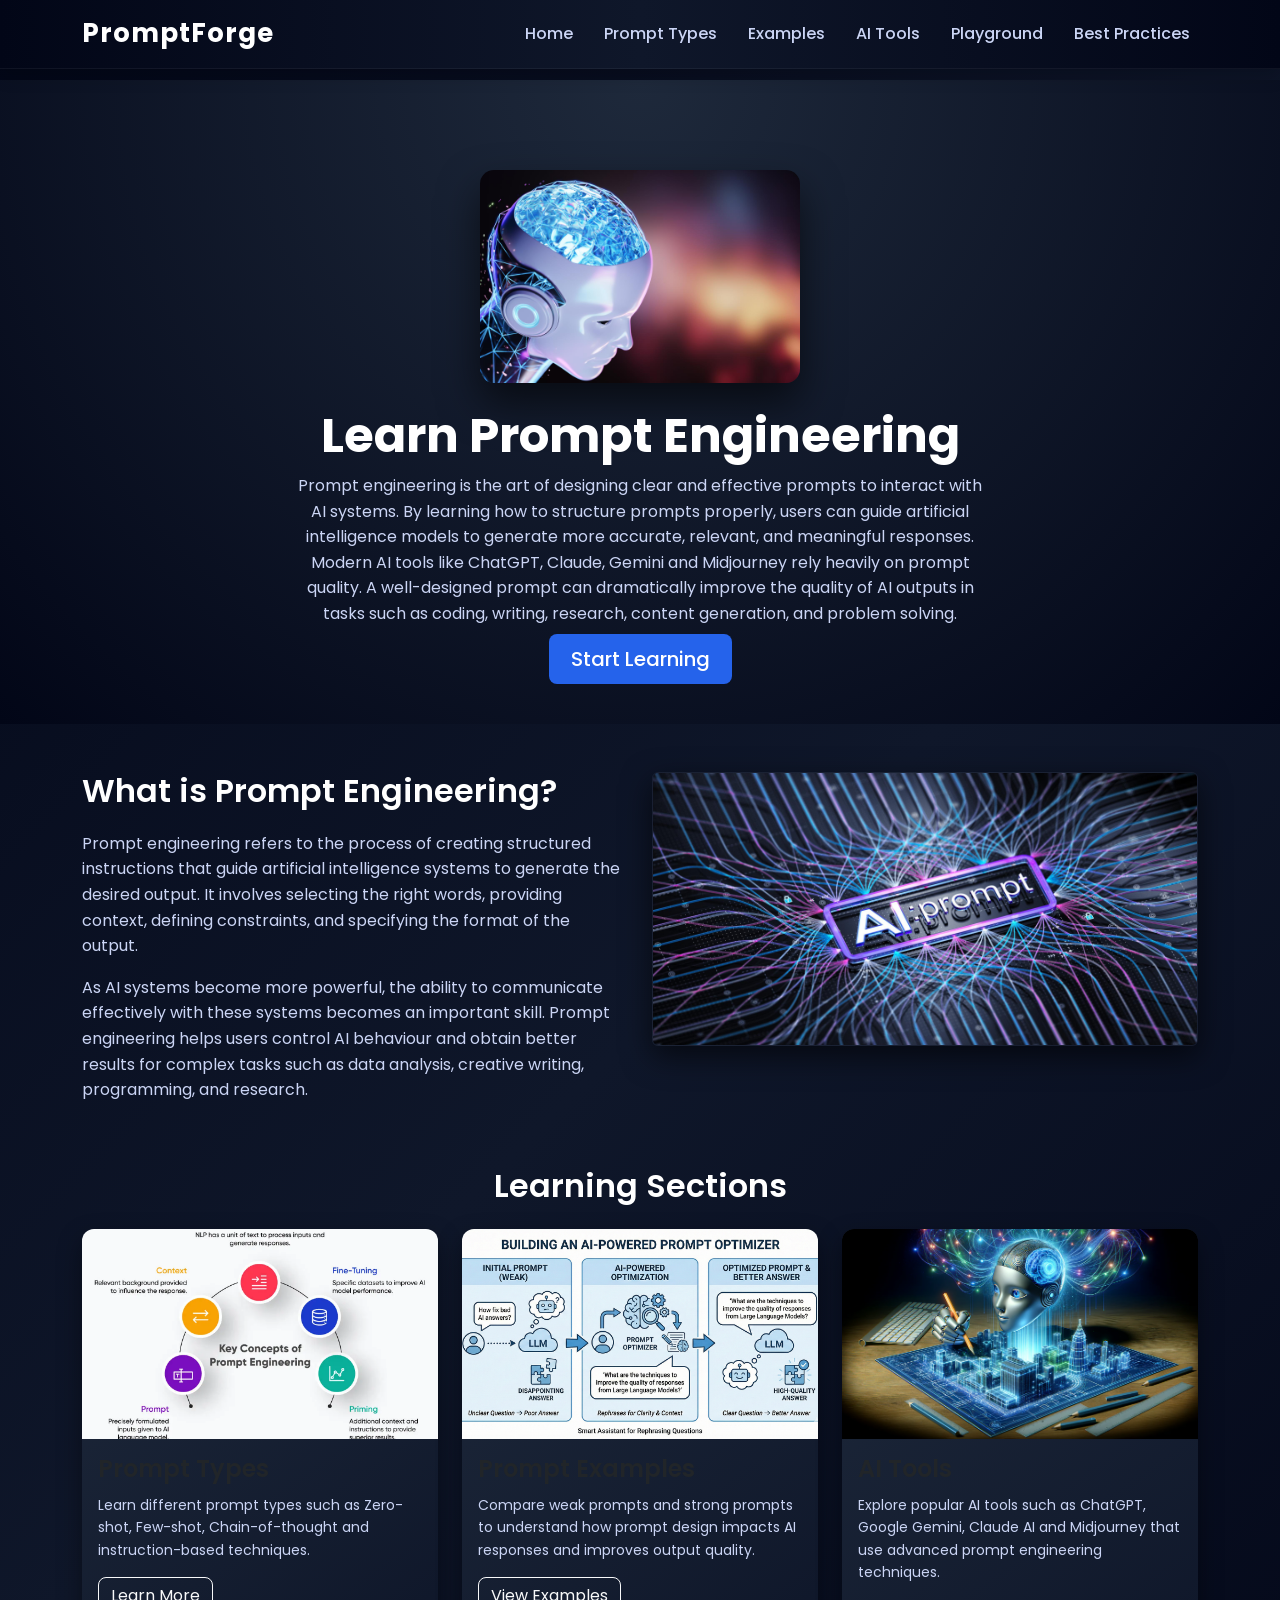
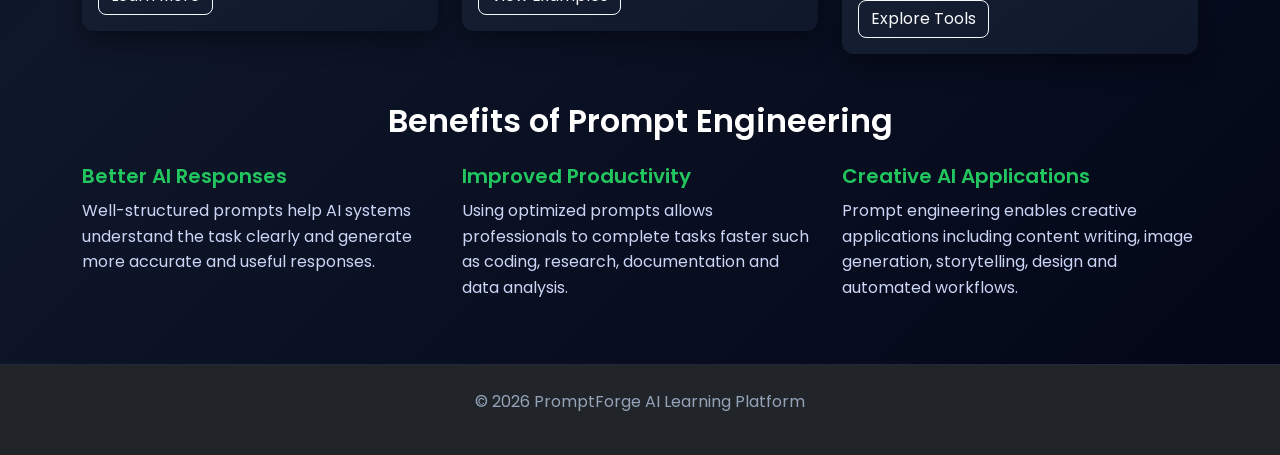
<file: index.html>
<!DOCTYPE html>
<html>

<head>

<title>PromptForge - AI Prompt Learning</title>

<meta name="viewport" content="width=device-width, initial-scale=1">

<link href="https://cdn.jsdelivr.net/npm/bootstrap@5.3.2/dist/css/bootstrap.min.css" rel="stylesheet">

<link rel="stylesheet" href="assets/css/style.css">

</head>

<body>

<nav class="navbar navbar-expand-lg navbar-dark bg-dark fixed-top shadow">

<div class="container">

<a class="navbar-brand fw-bold" href="index.html">PromptForge</a>

<button class="navbar-toggler" data-bs-toggle="collapse" data-bs-target="#menu">

<span class="navbar-toggler-icon"></span>

</button>

<div class="collapse navbar-collapse" id="menu">

<ul class="navbar-nav ms-auto">

<li class="nav-item">
<a class="nav-link" href="index.html">Home</a>
</li>

<li class="nav-item">
<a class="nav-link" href="prompt-types.html">Prompt Types</a>
</li>

<li class="nav-item">
<a class="nav-link" href="prompt-examples.html">Examples</a>
</li>

<li class="nav-item">
<a class="nav-link" href="ai-tools.html">AI Tools</a>
</li>

<li class="nav-item">
<a class="nav-link" href="playground.html">Playground</a>
</li>

<li class="nav-item">
<a class="nav-link" href="best-practices.html">Best Practices</a>
</li>

</ul>

</div>

</div>

</nav>



<!-- HERO SECTION -->

<section class="hero">

<div class="container text-center">

<img src="assets/images/ai-hero.jpg" class="hero-img">

<h1 class="mt-4">Learn Prompt Engineering</h1>

<p>
Prompt engineering is the art of designing clear and effective prompts to interact with AI systems. 
By learning how to structure prompts properly, users can guide artificial intelligence models to 
generate more accurate, relevant, and meaningful responses.
</p>

<p>
Modern AI tools like ChatGPT, Claude, Gemini and Midjourney rely heavily on prompt quality. 
A well-designed prompt can dramatically improve the quality of AI outputs in tasks such as 
coding, writing, research, content generation, and problem solving.
</p>

<a href="prompt-types.html" class="btn btn-success btn-lg mt-2">
Start Learning
</a>

</div>

</section>



<!-- ABOUT PROMPT ENGINEERING -->

<section class="container mt-5">

<div class="row">

<div class="col-md-6">

<h2>What is Prompt Engineering?</h2>

<p>
Prompt engineering refers to the process of creating structured instructions that guide artificial 
intelligence systems to generate the desired output. It involves selecting the right words, 
providing context, defining constraints, and specifying the format of the output.
</p>

<p>
As AI systems become more powerful, the ability to communicate effectively with these systems 
becomes an important skill. Prompt engineering helps users control AI behaviour and obtain 
better results for complex tasks such as data analysis, creative writing, programming, and research.
</p>

</div>

<div class="col-md-6 text-center">

<img src="assets/images/Ai.jpg" class="img-fluid rounded w-100" alt="Prompt Types">
</div>

</div>

</section>



<!-- FEATURES / LEARNING SECTIONS -->

<section class="container mt-5">

<h2 class="text-center mb-4">Learning Sections</h2>

<div class="row g-4">

<div class="col-md-4">

<div class="card feature-card">

<img src="assets/images/prompt-types.jpg" class="card-img-top " alt="Prompt Types">
<div class="card-body">

<h4>Prompt Types</h4>

<p>
Learn different prompt types such as Zero-shot, Few-shot, 
Chain-of-thought and instruction-based techniques.
</p>

<a href="prompt-types.html" class="btn btn-outline-light">
Learn More
</a>

</div>

</div>

</div>



<div class="col-md-4">

<div class="card feature-card">

<img src="assets/images/prompt-examples.png" class="card-img-top">

<div class="card-body">

<h4>Prompt Examples</h4>

<p>
Compare weak prompts and strong prompts to understand how prompt design impacts 
AI responses and improves output quality.
</p>

<a href="prompt-examples.html" class="btn btn-outline-light">
View Examples
</a>

</div>

</div>

</div>



<div class="col-md-4">

<div class="card feature-card">

<img src="assets/images/ai-tools.png" class="card-img-top">

<div class="card-body">

<h4>AI Tools</h4>

<p>
Explore popular AI tools such as ChatGPT, Google Gemini, Claude AI and Midjourney 
that use advanced prompt engineering techniques.
</p>

<a href="ai-tools.html" class="btn btn-outline-light">
Explore Tools
</a>

</div>

</div>

</div>

</div>

</section>



<!-- BENEFITS SECTION -->

<section class="container mt-5">

<h2 class="text-center mb-4">Benefits of Prompt Engineering</h2>

<div class="row">

<div class="col-md-4">

<h5>Better AI Responses</h5>

<p>
Well-structured prompts help AI systems understand the task clearly and generate 
more accurate and useful responses.
</p>

</div>

<div class="col-md-4">

<h5>Improved Productivity</h5>

<p>
Using optimized prompts allows professionals to complete tasks faster 
such as coding, research, documentation and data analysis.
</p>

</div>

<div class="col-md-4">

<h5>Creative AI Applications</h5>

<p>
Prompt engineering enables creative applications including content writing, 
image generation, storytelling, design and automated workflows.
</p>

</div>

</div>

</section>



<!-- FOOTER -->

<footer class="text-center p-4 mt-5 bg-dark">

<p>© 2026 PromptForge AI Learning Platform</p>

</footer>


<script src="assets/js/script.js"></script>

<script src="https://cdn.jsdelivr.net/npm/bootstrap@5.3.2/dist/js/bootstrap.bundle.min.js"></script>

</body>

</html>
</file>
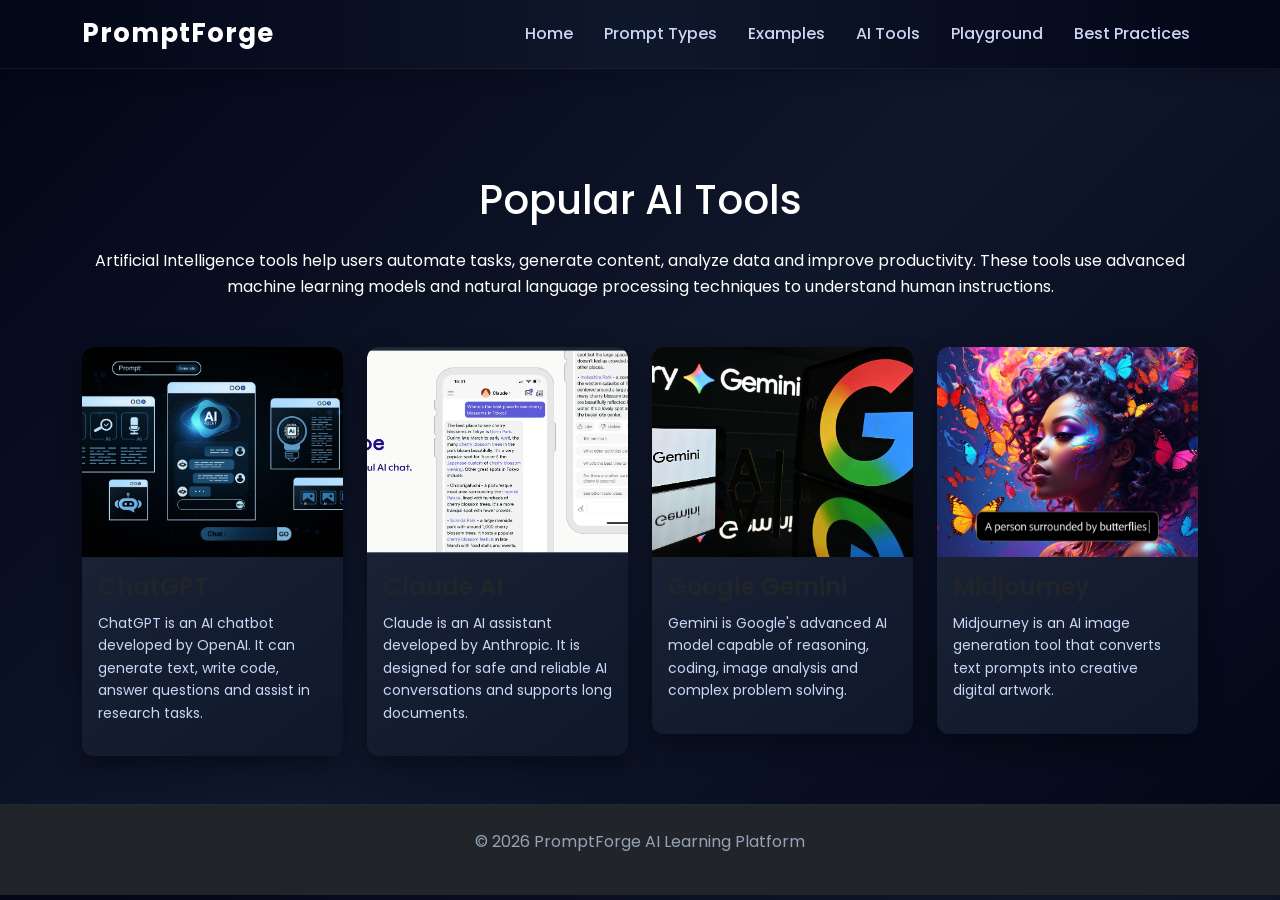
<file: ai-tools.html>
<!DOCTYPE html>
<html>

<head>

<title>AI Tools - PromptForge</title>

<meta name="viewport" content="width=device-width, initial-scale=1">

<link href="https://cdn.jsdelivr.net/npm/bootstrap@5.3.2/dist/css/bootstrap.min.css" rel="stylesheet">

<link rel="stylesheet" href="assets/css/style.css">

</head>

<body>

<nav class="navbar navbar-expand-lg navbar-dark bg-dark fixed-top shadow">

<div class="container">

<a class="navbar-brand fw-bold" href="index.html">PromptForge</a>

<button class="navbar-toggler" data-bs-toggle="collapse" data-bs-target="#menu">

<span class="navbar-toggler-icon"></span>

</button>

<div class="collapse navbar-collapse" id="menu">

<ul class="navbar-nav ms-auto">

<li class="nav-item">
<a class="nav-link" href="index.html">Home</a>
</li>

<li class="nav-item">
<a class="nav-link" href="prompt-types.html">Prompt Types</a>
</li>

<li class="nav-item">
<a class="nav-link" href="prompt-examples.html">Examples</a>
</li>

<li class="nav-item">
<a class="nav-link" href="ai-tools.html">AI Tools</a>
</li>

<li class="nav-item">
<a class="nav-link" href="playground.html">Playground</a>
</li>

<li class="nav-item">
<a class="nav-link" href="best-practices.html">Best Practices</a>
</li>

</ul>

</div>

</div>

</nav>


<div class="container mt-5 pt-5">

<h1 class="text-center mb-4">Popular AI Tools</h1>

<p class="text-center mb-5">

Artificial Intelligence tools help users automate tasks, generate content, 
analyze data and improve productivity. These tools use advanced machine learning 
models and natural language processing techniques to understand human instructions.

</p>


<div class="row g-4">


<div class="col-md-3">

<div class="card feature-card">

<img src="assets/images/chatgpt.jpg" class="card-img-top">

<div class="card-body">

<h4>ChatGPT</h4>

<p>
ChatGPT is an AI chatbot developed by OpenAI. It can generate text, 
write code, answer questions and assist in research tasks.
</p>

</div>

</div>

</div>



<div class="col-md-3">

<div class="card feature-card">

<img src="assets/images/claude.jpg" class="card-img-top">

<div class="card-body">

<h4>Claude AI</h4>

<p>
Claude is an AI assistant developed by Anthropic. It is designed 
for safe and reliable AI conversations and supports long documents.
</p>

</div>

</div>

</div>



<div class="col-md-3">

<div class="card feature-card">

<img src="assets/images/gemini.jpg" class="card-img-top">

<div class="card-body">

<h4>Google Gemini</h4>

<p>
Gemini is Google's advanced AI model capable of reasoning, 
coding, image analysis and complex problem solving.
</p>

</div>

</div>

</div>



<div class="col-md-3">

<div class="card feature-card">

<img src="assets/images/midjourney.jpg" class="card-img-top">

<div class="card-body">

<h4>Midjourney</h4>

<p>
Midjourney is an AI image generation tool that converts 
text prompts into creative digital artwork.
</p>

</div>

</div>

</div>


</div>

</div>



<footer class="text-center p-4 mt-5 bg-dark">

<p>© 2026 PromptForge AI Learning Platform</p>

</footer>

<script src="assets/js/script.js"></script>
<script src="https://cdn.jsdelivr.net/npm/bootstrap@5.3.2/dist/js/bootstrap.bundle.min.js"></script>

</body>

</html>
</file>
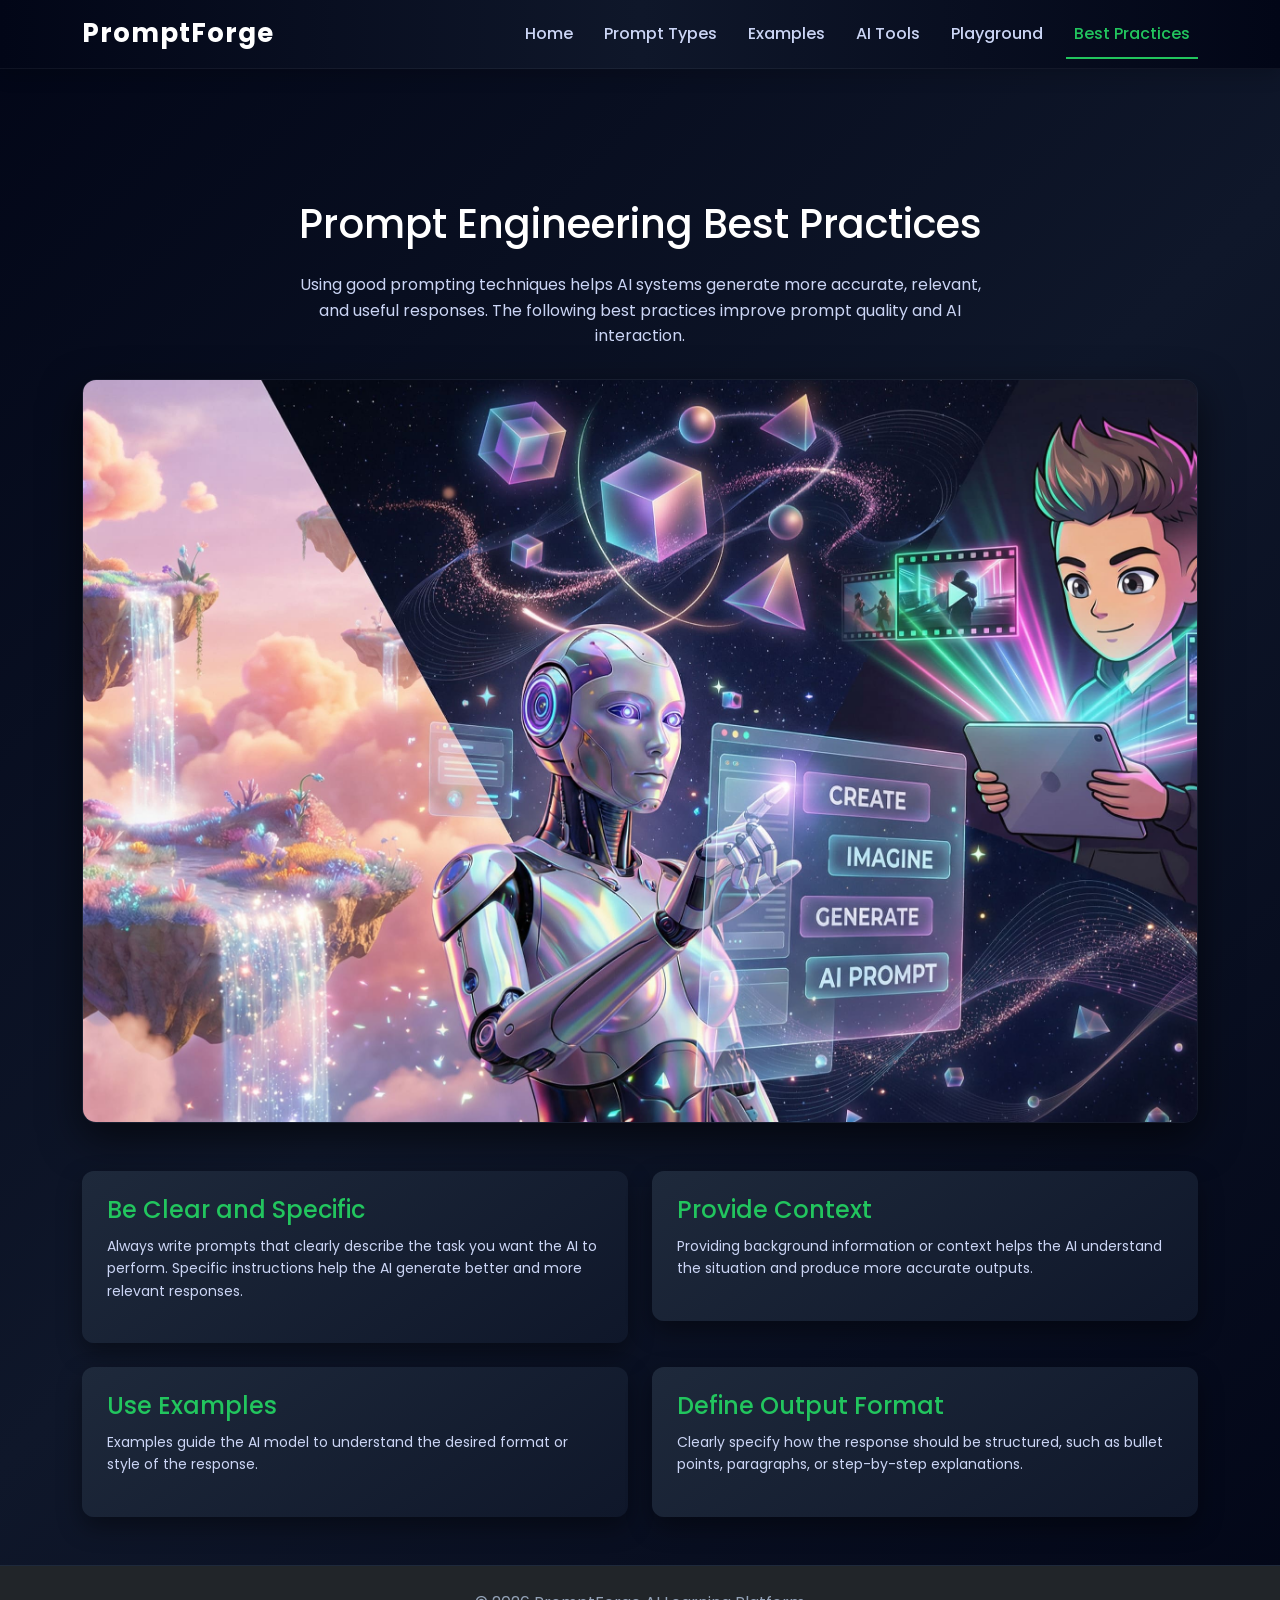
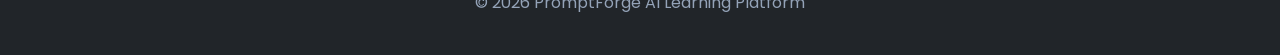
<file: best-practices.html>
<!DOCTYPE html>
<html>

<head>

<title>Prompt Best Practices - PromptForge</title>

<meta name="viewport" content="width=device-width, initial-scale=1">

<link href="https://cdn.jsdelivr.net/npm/bootstrap@5.3.2/dist/css/bootstrap.min.css" rel="stylesheet">

<link rel="stylesheet" href="assets/css/style.css">

</head>

<body>

<!-- NAVBAR -->

<nav class="navbar navbar-expand-lg navbar-dark bg-dark fixed-top shadow">

<div class="container">

<a class="navbar-brand fw-bold" href="index.html">PromptForge</a>

<button class="navbar-toggler" data-bs-toggle="collapse" data-bs-target="#menu">

<span class="navbar-toggler-icon"></span>

</button>

<div class="collapse navbar-collapse" id="menu">

<ul class="navbar-nav ms-auto">

<li class="nav-item"><a class="nav-link" href="index.html">Home</a></li>
<li class="nav-item"><a class="nav-link" href="prompt-types.html">Prompt Types</a></li>
<li class="nav-item"><a class="nav-link" href="prompt-examples.html">Examples</a></li>
<li class="nav-item"><a class="nav-link" href="ai-tools.html">AI Tools</a></li>
<li class="nav-item"><a class="nav-link" href="playground.html">Playground</a></li>
<li class="nav-item"><a class="nav-link active" href="best-practices.html">Best Practices</a></li>

</ul>

</div>

</div>

</nav>


<!-- PAGE CONTENT -->

<div class="container practices-container">

<h1 class="text-center mb-4">Prompt Engineering Best Practices</h1>

<p class="text-center intro-text">

Using good prompting techniques helps AI systems generate more accurate,
relevant, and useful responses. The following best practices improve
prompt quality and AI interaction.

</p>


<img src="assets/images/best-practices.jpg" class="img-fluid practice-img mb-5">


<div class="row g-4">


<div class="col-md-6">

<div class="practice-card">

<h4>Be Clear and Specific</h4>

<p>
Always write prompts that clearly describe the task you want the AI to perform.
Specific instructions help the AI generate better and more relevant responses.
</p>

</div>

</div>


<div class="col-md-6">

<div class="practice-card">

<h4>Provide Context</h4>

<p>
Providing background information or context helps the AI understand
the situation and produce more accurate outputs.
</p>

</div>

</div>


<div class="col-md-6">

<div class="practice-card">

<h4>Use Examples</h4>

<p>
Examples guide the AI model to understand the desired format
or style of the response.
</p>

</div>

</div>


<div class="col-md-6">

<div class="practice-card">

<h4>Define Output Format</h4>

<p>
Clearly specify how the response should be structured,
such as bullet points, paragraphs, or step-by-step explanations.
</p>

</div>

</div>


</div>

</div>


<footer class="text-center p-4 mt-5 bg-dark">

<p>© 2026 PromptForge AI Learning Platform</p>

</footer>
<script src="assets/js/script.js"></script>
<script src="https://cdn.jsdelivr.net/npm/bootstrap@5.3.2/dist/js/bootstrap.bundle.min.js"></script>

</body>

</html>
</file>
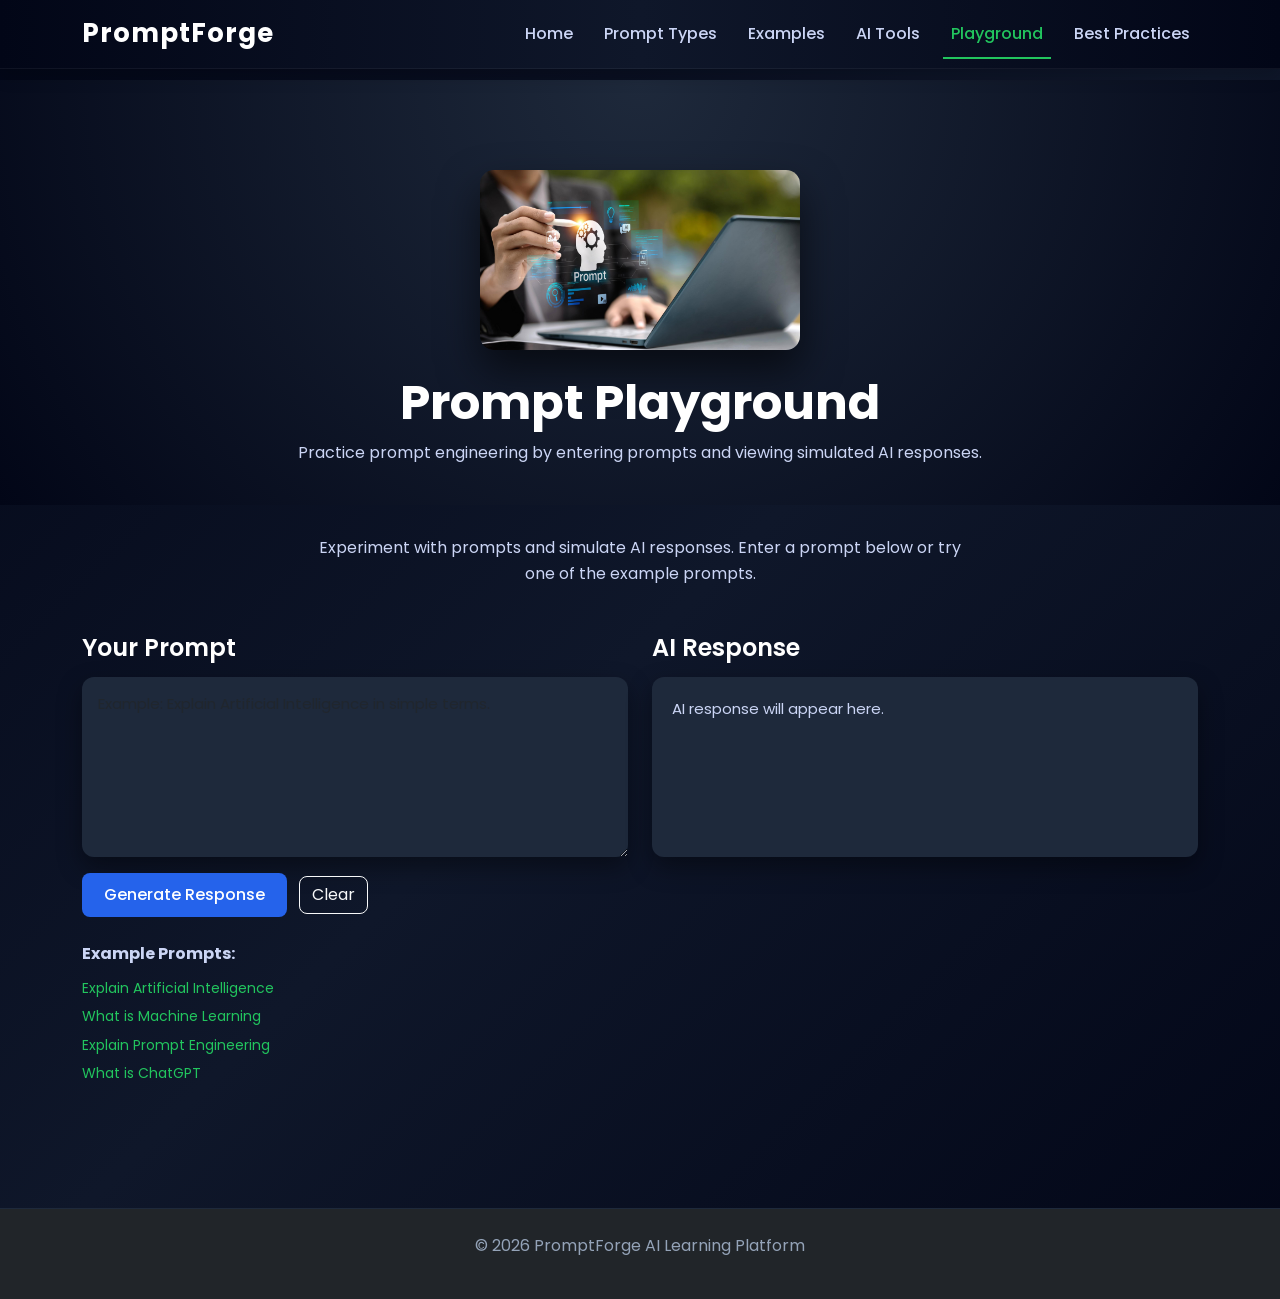
<file: playground.html>
<!DOCTYPE html>
<html>

<head>

<title>Prompt Playground - PromptForge</title>

<meta name="viewport" content="width=device-width, initial-scale=1">

<link href="https://cdn.jsdelivr.net/npm/bootstrap@5.3.2/dist/css/bootstrap.min.css" rel="stylesheet">

<link rel="stylesheet" href="assets/css/style.css">

</head>

<body>

<!-- NAVBAR -->

<nav class="navbar navbar-expand-lg navbar-dark bg-dark fixed-top shadow">

<div class="container">

<a class="navbar-brand fw-bold" href="index.html">PromptForge</a>

<button class="navbar-toggler" data-bs-toggle="collapse" data-bs-target="#menu">

<span class="navbar-toggler-icon"></span>

</button>

<div class="collapse navbar-collapse" id="menu">

<ul class="navbar-nav ms-auto">

<li class="nav-item"><a class="nav-link" href="index.html">Home</a></li>
<li class="nav-item"><a class="nav-link" href="prompt-types.html">Prompt Types</a></li>
<li class="nav-item"><a class="nav-link" href="prompt-examples.html">Examples</a></li>
<li class="nav-item"><a class="nav-link" href="ai-tools.html">AI Tools</a></li>
<li class="nav-item"><a class="nav-link active" href="playground.html">Playground</a></li>
<li class="nav-item"><a class="nav-link" href="best-practices.html">Best Practices</a></li>

</ul>

</div>

</div>

</nav>

<section class="hero text-center">

<div class="container">

<img src="assets/images/playground.jpg" class="hero-img mb-4">

<h1>Prompt Playground</h1>

<p>

Practice prompt engineering by entering prompts and viewing simulated AI responses.

</p>

</div>

</section>

<div class="container playground-container">



<p class="text-center mb-5">

Experiment with prompts and simulate AI responses.  
Enter a prompt below or try one of the example prompts.

</p>


<div class="row g-4">

<!-- PROMPT INPUT -->

<div class="col-md-6">

<h4>Your Prompt</h4>

<textarea id="promptInput" class="form-control prompt-box"
placeholder="Example: Explain Artificial Intelligence in simple terms."></textarea>

<div class="mt-3">

<button onclick="generateResponse()" class="btn btn-success me-2">

Generate Response

</button>

<button onclick="clearPrompt()" class="btn btn-outline-light">

Clear

</button>

</div>


<!-- EXAMPLE PROMPTS -->

<div class="mt-4">

<p><b>Example Prompts:</b></p>

<ul class="example-prompts">

<li onclick="setPrompt('Explain Artificial Intelligence')">
Explain Artificial Intelligence
</li>

<li onclick="setPrompt('What is Machine Learning')">
What is Machine Learning
</li>

<li onclick="setPrompt('Explain Prompt Engineering')">
Explain Prompt Engineering
</li>

<li onclick="setPrompt('What is ChatGPT')">
What is ChatGPT
</li>

</ul>

</div>

</div>


<!-- OUTPUT -->

<div class="col-md-6">

<h4>AI Response</h4>

<div id="outputBox" class="output-box">

AI response will appear here.

</div>

</div>

</div>

</div>



<footer class="text-center p-4 mt-5 bg-dark">

<p>© 2026 PromptForge AI Learning Platform</p>

</footer>



<script>

function setPrompt(text){

document.getElementById("promptInput").value=text

}


function clearPrompt(){

document.getElementById("promptInput").value=""
document.getElementById("outputBox").innerHTML="AI response will appear here."

}



function typeEffect(text,element){

element.innerHTML=""

let i=0

let speed=20

function typing(){

if(i<text.length){

element.innerHTML += text.charAt(i)

i++

setTimeout(typing,speed)

}

}

typing()

}



function generateResponse(){

let prompt=document.getElementById("promptInput").value.toLowerCase()

let output=document.getElementById("outputBox")

if(prompt.trim()===""){

output.innerHTML="Please enter a prompt first."

return

}

let response=""



if(prompt.includes("artificial intelligence") || prompt.includes("ai")){

response="Artificial Intelligence (AI) refers to computer systems designed to perform tasks that normally require human intelligence such as reasoning, learning, decision-making and problem solving."

}

else if(prompt.includes("machine learning")){

response="Machine Learning is a subset of Artificial Intelligence that allows systems to automatically learn and improve from data without explicit programming."

}

else if(prompt.includes("prompt engineering")){

response="Prompt engineering is the process of designing clear and structured prompts that guide AI systems to generate more accurate and relevant outputs."

}

else if(prompt.includes("chatgpt")){

response="ChatGPT is an advanced conversational AI developed by OpenAI that can generate human-like text responses, assist with coding, writing and research."

}

else if(prompt.includes("coding") || prompt.includes("programming")){

response="Programming is the process of writing instructions for computers using languages like Python, Java, JavaScript and C++."

}

else{

response="This is a simulated AI response generated based on your prompt: "+prompt+". In real AI systems, models analyze prompts using deep learning algorithms."

}

typeEffect(response,output)

}

</script>
<script src="assets/js/script.js"></script>

<script src="https://cdn.jsdelivr.net/npm/bootstrap@5.3.2/dist/js/bootstrap.bundle.min.js"></script>

</body>

</html>
</file>
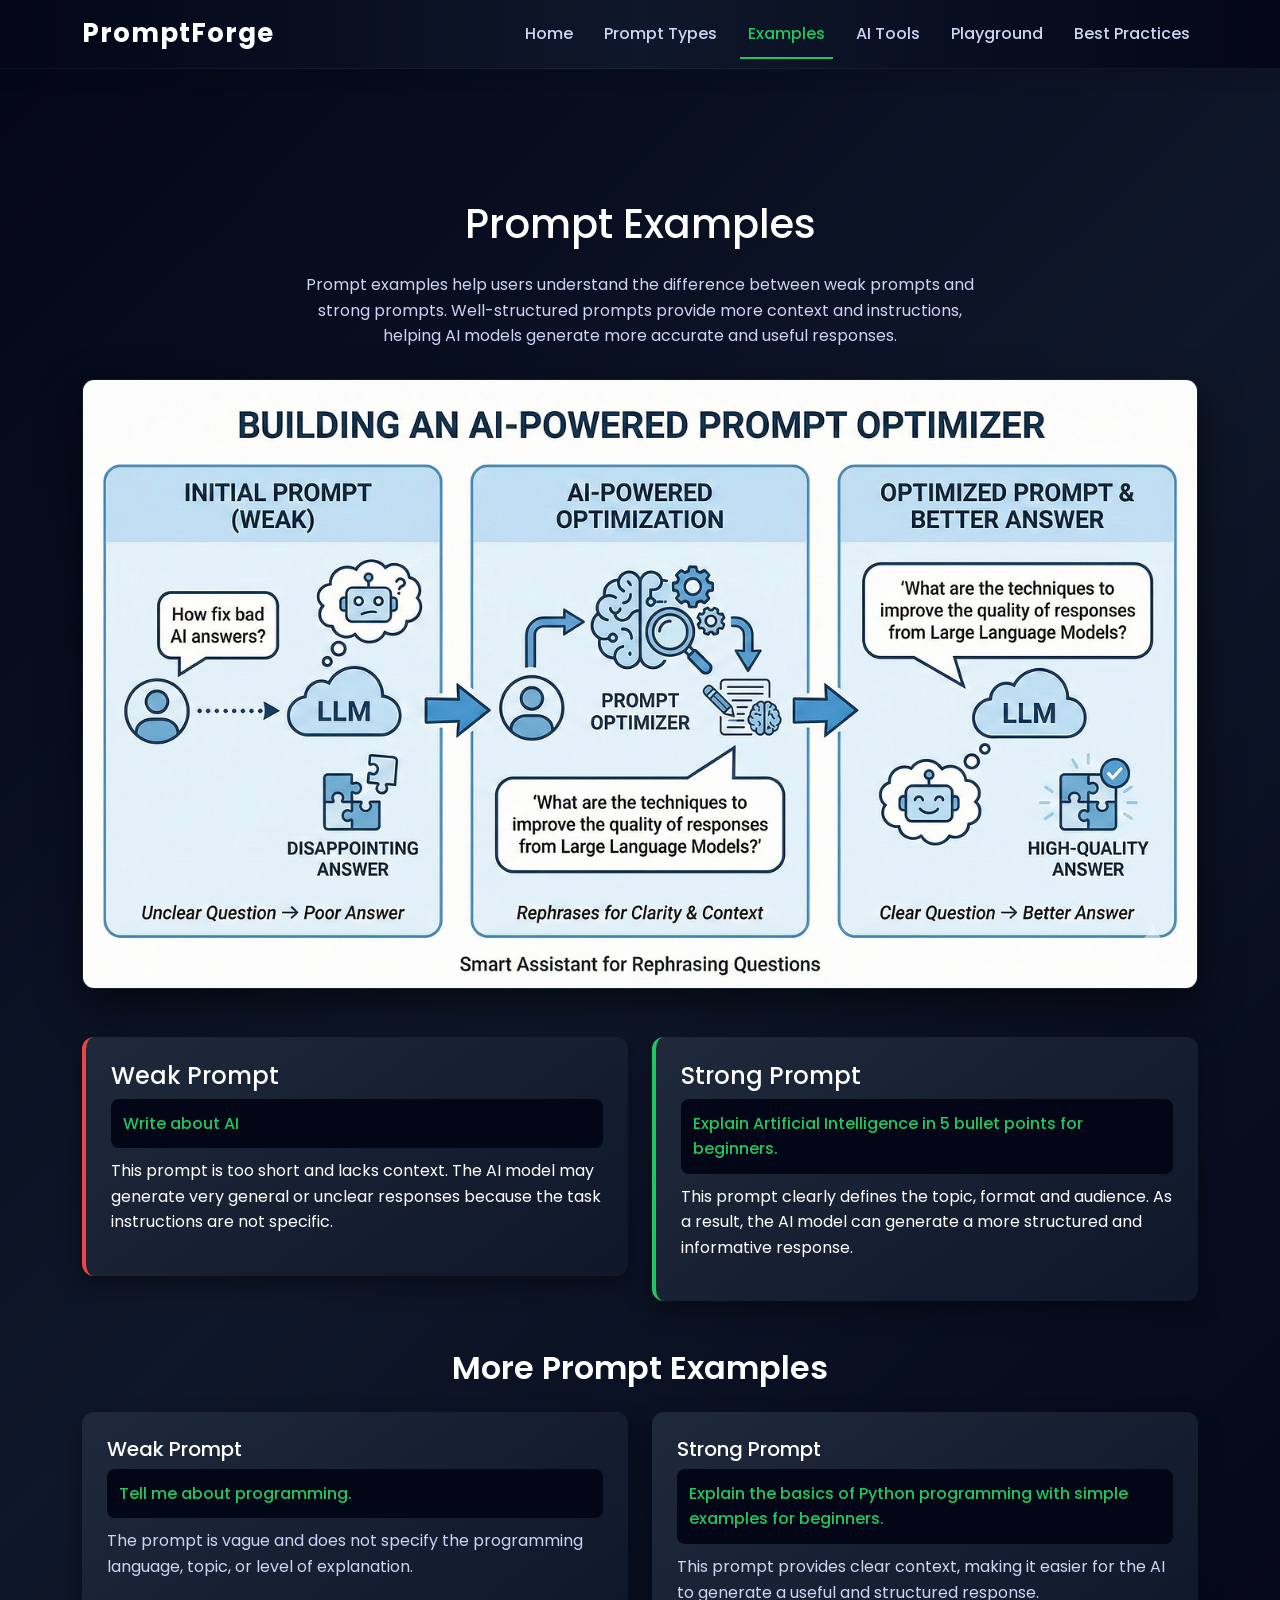
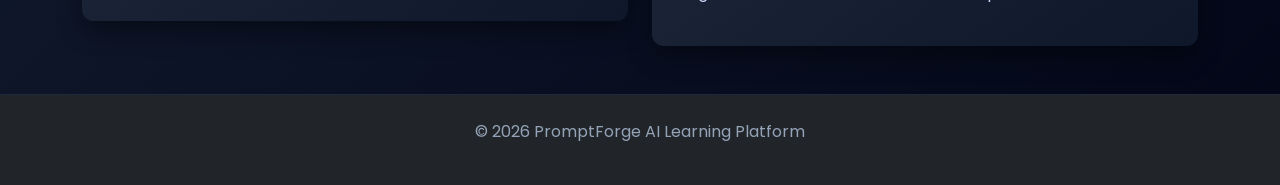
<file: prompt-examples.html>
<!DOCTYPE html>
<html>

<head>

<title>Prompt Examples - PromptForge</title>

<meta name="viewport" content="width=device-width, initial-scale=1">

<link href="https://cdn.jsdelivr.net/npm/bootstrap@5.3.2/dist/css/bootstrap.min.css" rel="stylesheet">

<link rel="stylesheet" href="assets/css/style.css">

</head>

<body>

<!-- NAVBAR -->

<nav class="navbar navbar-expand-lg navbar-dark bg-dark fixed-top shadow">

<div class="container">

<a class="navbar-brand fw-bold" href="index.html">PromptForge</a>

<button class="navbar-toggler" data-bs-toggle="collapse" data-bs-target="#menu">

<span class="navbar-toggler-icon"></span>

</button>

<div class="collapse navbar-collapse" id="menu">

<ul class="navbar-nav ms-auto">

<li class="nav-item"><a class="nav-link" href="index.html">Home</a></li>
<li class="nav-item"><a class="nav-link" href="prompt-types.html">Prompt Types</a></li>
<li class="nav-item"><a class="nav-link active" href="prompt-examples.html">Examples</a></li>
<li class="nav-item"><a class="nav-link" href="ai-tools.html">AI Tools</a></li>
<li class="nav-item"><a class="nav-link" href="playground.html">Playground</a></li>
<li class="nav-item"><a class="nav-link" href="best-practices.html">Best Practices</a></li>

</ul>

</div>

</div>

</nav>


<!-- PAGE CONTENT -->

<div class="container examples-container">

<h1 class="text-center mb-4">Prompt Examples</h1>

<p class="text-center intro-text">

Prompt examples help users understand the difference between weak prompts and strong prompts.  
Well-structured prompts provide more context and instructions, helping AI models generate  
more accurate and useful responses.

</p>


<img src="assets/images/prompt-examples.png" class="img-fluid example-img mb-5">


<div class="row g-4">


<!-- WEAK PROMPT -->

<div class="col-md-6">

<div class="example-card weak">

<h4>Weak Prompt</h4>

<p class="prompt-text">Write about AI</p>

<p>

This prompt is too short and lacks context.  
The AI model may generate very general or unclear responses because  
the task instructions are not specific.

</p>

</div>

</div>


<!-- STRONG PROMPT -->

<div class="col-md-6">

<div class="example-card strong">

<h4>Strong Prompt</h4>

<p class="prompt-text">

Explain Artificial Intelligence in 5 bullet points for beginners.

</p>

<p>

This prompt clearly defines the topic, format and audience.  
As a result, the AI model can generate a more structured  
and informative response.

</p>

</div>

</div>

</div>



<!-- MORE EXAMPLES -->

<section class="mt-5">

<h2 class="text-center mb-4">More Prompt Examples</h2>

<div class="row g-4">


<div class="col-md-6">

<div class="example-card">

<h5>Weak Prompt</h5>

<p class="prompt-text">Tell me about programming.</p>

<p>
The prompt is vague and does not specify the programming language,
topic, or level of explanation.
</p>

</div>

</div>


<div class="col-md-6">

<div class="example-card">

<h5>Strong Prompt</h5>

<p class="prompt-text">

Explain the basics of Python programming with simple examples for beginners.

</p>

<p>
This prompt provides clear context, making it easier for the AI
to generate a useful and structured response.
</p>

</div>

</div>


</div>

</section>

</div>


<footer class="text-center p-4 mt-5 bg-dark">

<p>© 2026 PromptForge AI Learning Platform</p>

</footer>
<script src="assets/js/script.js"></script>
<script src="https://cdn.jsdelivr.net/npm/bootstrap@5.3.2/dist/js/bootstrap.bundle.min.js"></script>

</body>

</html>
</file>
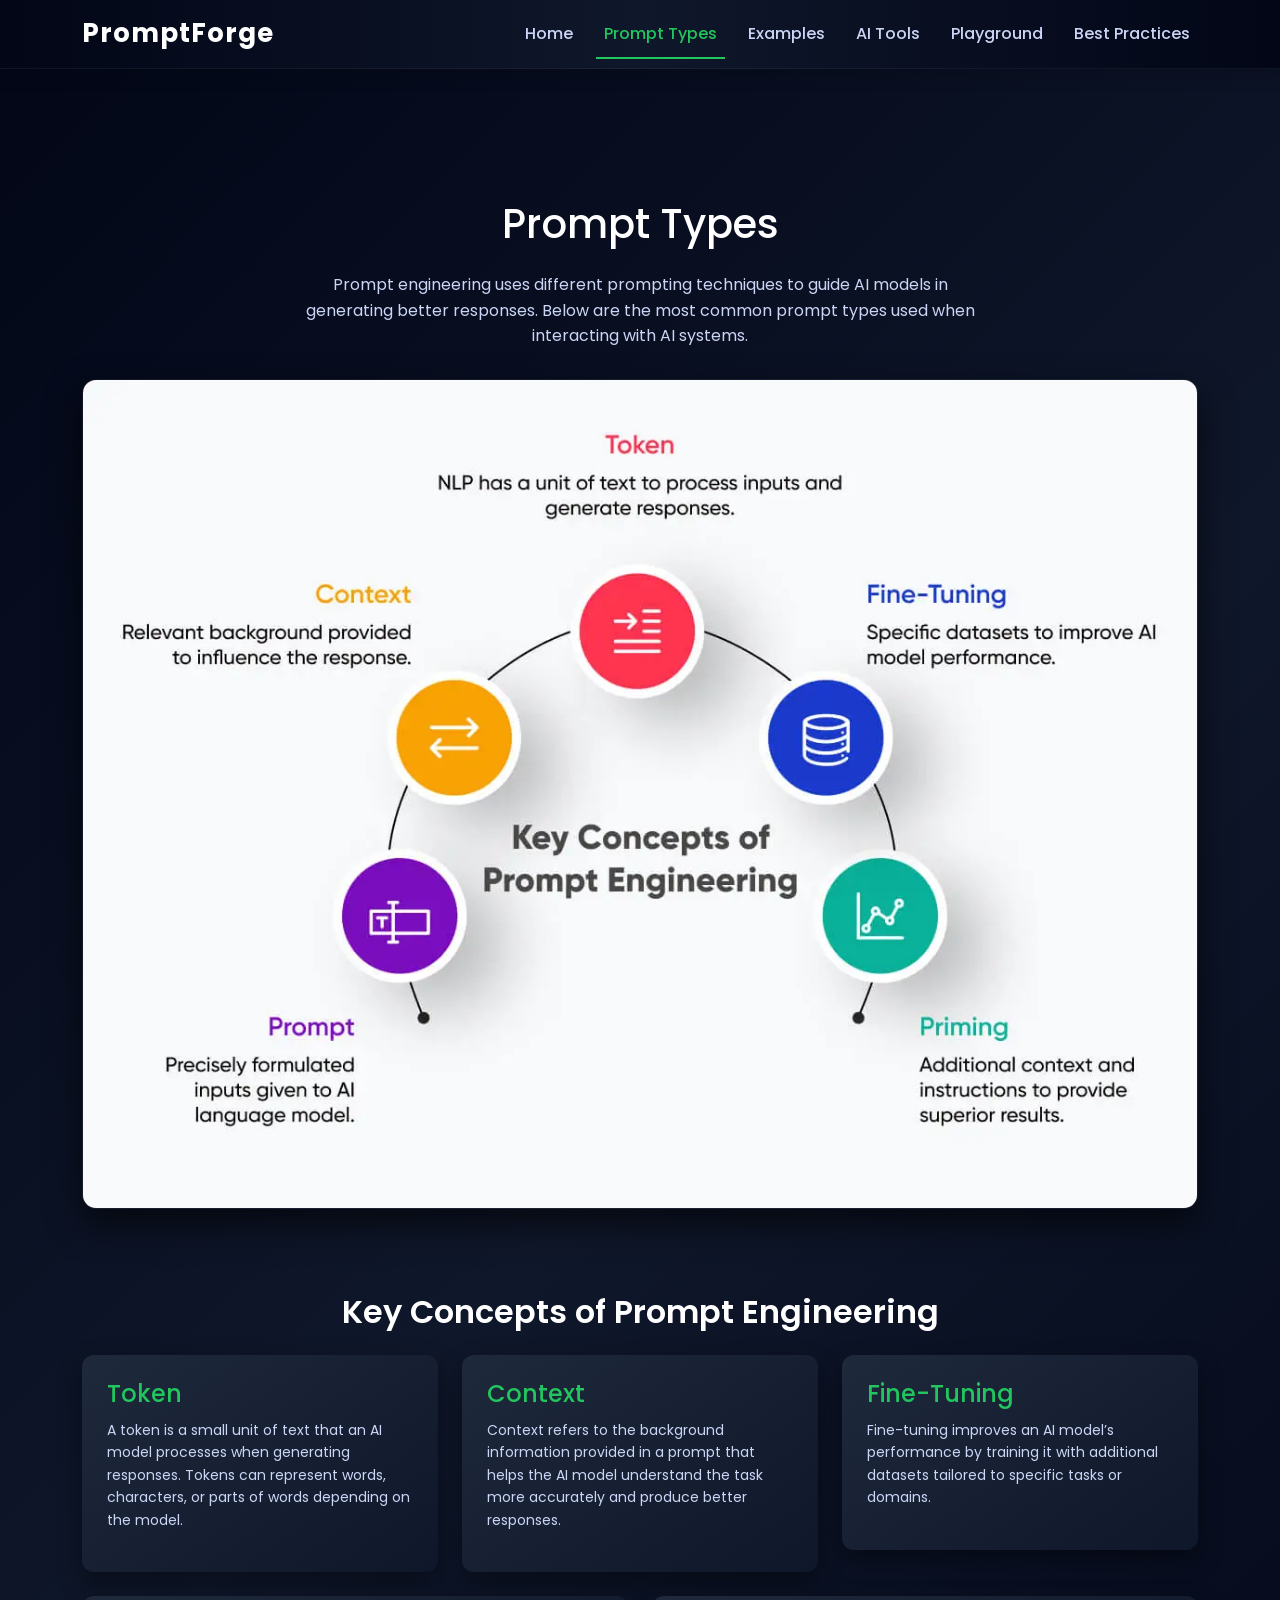
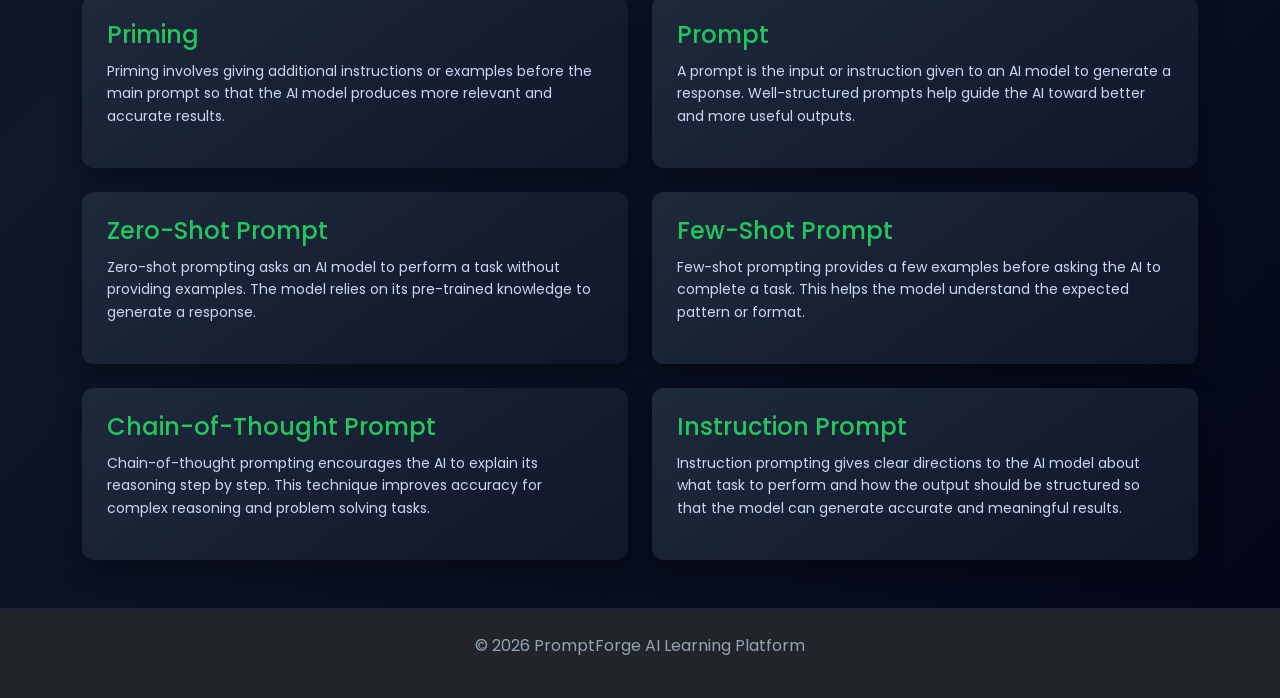
<file: prompt-types.html>
<!DOCTYPE html>
<html>

<head>

<title>Prompt Types - PromptForge</title>

<meta name="viewport" content="width=device-width, initial-scale=1">

<link href="https://cdn.jsdelivr.net/npm/bootstrap@5.3.2/dist/css/bootstrap.min.css" rel="stylesheet">

<link rel="stylesheet" href="assets/css/style.css">

</head>

<body>

<!-- NAVBAR -->

<nav class="navbar navbar-expand-lg navbar-dark bg-dark fixed-top shadow">

<div class="container">

<a class="navbar-brand fw-bold" href="index.html">PromptForge</a>

<button class="navbar-toggler" data-bs-toggle="collapse" data-bs-target="#menu">

<span class="navbar-toggler-icon"></span>

</button>

<div class="collapse navbar-collapse" id="menu">

<ul class="navbar-nav ms-auto">

<li class="nav-item"><a class="nav-link" href="index.html">Home</a></li>
<li class="nav-item"><a class="nav-link active" href="prompt-types.html">Prompt Types</a></li>
<li class="nav-item"><a class="nav-link" href="prompt-examples.html">Examples</a></li>
<li class="nav-item"><a class="nav-link" href="ai-tools.html">AI Tools</a></li>
<li class="nav-item"><a class="nav-link" href="playground.html">Playground</a></li>
<li class="nav-item"><a class="nav-link" href="best-practices.html">Best Practices</a></li>

</ul>

</div>

</div>

</nav>


<!-- PAGE CONTENT -->

<div class="container prompt-types-container">

<h1 class="text-center mb-4">Prompt Types</h1>

<p class="text-center intro-text">

Prompt engineering uses different prompting techniques to guide AI models in generating better responses.  
Below are the most common prompt types used when interacting with AI systems.

</p>

<img src="assets/images/prompt-types.jpg" class="img-fluid prompt-img mb-5">


<div class="row g-4">
<section class="container concept-section">

<h2 class="text-center mb-4">Key Concepts of Prompt Engineering</h2>

<div class="row g-4">

<div class="col-md-4">
<div class="concept-card">
<h4>Token</h4>
<p>
A token is a small unit of text that an AI model processes when generating responses.
Tokens can represent words, characters, or parts of words depending on the model.
</p>
</div>
</div>

<div class="col-md-4">
<div class="concept-card">
<h4>Context</h4>
<p>
Context refers to the background information provided in a prompt that helps the
AI model understand the task more accurately and produce better responses.
</p>
</div>
</div>

<div class="col-md-4">
<div class="concept-card">
<h4>Fine-Tuning</h4>
<p>
Fine-tuning improves an AI model’s performance by training it with additional
datasets tailored to specific tasks or domains.
</p>
</div>
</div>

<div class="col-md-6">
<div class="concept-card">
<h4>Priming</h4>
<p>
Priming involves giving additional instructions or examples before the main
prompt so that the AI model produces more relevant and accurate results.
</p>
</div>
</div>

<div class="col-md-6">
<div class="concept-card">
<h4>Prompt</h4>
<p>
A prompt is the input or instruction given to an AI model to generate a response.
Well-structured prompts help guide the AI toward better and more useful outputs.
</p>
</div>
</div>

</div>

</section>

<!-- ZERO SHOT -->

<div class="col-md-6">

<div class="prompt-card">

<h4>Zero-Shot Prompt</h4>

<p>

Zero-shot prompting asks an AI model to perform a task without providing examples.  
The model relies on its pre-trained knowledge to generate a response.

</p>

</div>

</div>


<!-- FEW SHOT -->

<div class="col-md-6">

<div class="prompt-card">

<h4>Few-Shot Prompt</h4>

<p>

Few-shot prompting provides a few examples before asking the AI to complete a task.  
This helps the model understand the expected pattern or format.

</p>

</div>

</div>


<!-- CHAIN OF THOUGHT -->

<div class="col-md-6">

<div class="prompt-card">

<h4>Chain-of-Thought Prompt</h4>

<p>

Chain-of-thought prompting encourages the AI to explain its reasoning step by step.  
This technique improves accuracy for complex reasoning and problem solving tasks.

</p>

</div>

</div>


<!-- INSTRUCTION -->

<div class="col-md-6">

<div class="prompt-card">

<h4>Instruction Prompt</h4>

<p>

Instruction prompting gives clear directions to the AI model 
about what task to perform and how the output should be structured so that 
the model can generate accurate and meaningful results.

</p>

</div>

</div>


</div>

</div>


<footer class="text-center p-4 mt-5 bg-dark">

<p>© 2026 PromptForge AI Learning Platform</p>

</footer>
<script src="assets/js/script.js"></script>
<script src="https://cdn.jsdelivr.net/npm/bootstrap@5.3.2/dist/js/bootstrap.bundle.min.js"></script>

</body>

</html>
</file>
<file: assets/css/style.css>
/* GOOGLE FONT */

@import url('https://fonts.googleapis.com/css2?family=Poppins:wght@300;400;500;600;700&display=swap');


/* GLOBAL */

body{

background:linear-gradient(135deg,#020617,#0f172a,#020617);

color:white;

font-family:'Poppins',sans-serif;

padding-top:80px;

line-height:1.6;

}

/* NAVBAR */

.navbar{

background:linear-gradient(90deg,#020617,#0f172a,#020617) !important;

backdrop-filter:blur(12px);

border-bottom:1px solid rgba(255,255,255,0.05);

transition:0.4s;

}


/* LOGO */

.navbar-brand{

font-size:26px;

font-weight:600;

letter-spacing:1px;

color:white !important;

transition:0.3s;

}

.navbar-brand:hover{

color:#22c55e !important;

transform:scale(1.05);

}


/* NAV LINKS */

.nav-link{

font-weight:500;

margin-left:15px;

color:#cbd5f5 !important;

position:relative;

transition:0.3s;

}


/* HOVER COLOR */

.nav-link:hover{

color:#22c55e !important;

}


/* ANIMATED UNDERLINE */

.nav-link::after{

content:"";

position:absolute;

width:0%;

height:2px;

left:0;

bottom:-4px;

background:#22c55e;

transition:0.3s;

}

.nav-link:hover::after{

width:100%;

}


/* ACTIVE PAGE */

.nav-link.active{

color:#22c55e !important;

}

.nav-link.active::after{

width:100%;

}


/* MOBILE MENU BUTTON */

.navbar-toggler{

border:none;

outline:none;

}

.navbar-toggler:focus{

box-shadow:none;

}


/* NAVBAR SHADOW ON SCROLL */

.navbar.scrolled{

box-shadow:0px 10px 30px rgba(0,0,0,0.6);

}


/* HERO */

.hero{

padding:120px 20px;

text-align:center;

background:radial-gradient(circle at top,#1e293b,#020617);

}

.hero h1{

font-size:48px;

font-weight:700;

margin-top:20px;

}

.hero p{

max-width:700px;

margin:auto;

color:#cbd5f5;

}


.hero-img{

max-width:360px;

border-radius:15px;

box-shadow:0px 20px 40px rgba(0,0,0,0.6);

transition:0.4s;

}

.hero-img:hover{

transform:scale(1.05);

}


/* BUTTON */

.btn-success{

background:#2563eb !important;   /* blue */

border:none;

padding:12px 25px;

font-weight:500;

border-radius:8px;

transition:0.3s;

}

.btn-success:hover{

background:#1e40af !important;   /* dark blue */

transform:translateY(-2px);

box-shadow:0px 8px 20px rgba(0,0,0,0.4);

}


/* FEATURE CARDS */

.feature-card{

background:linear-gradient(145deg,#1e293b,#0f172a);

border:none;

border-radius:12px;

overflow:hidden;

transition:0.35s;

box-shadow:0px 10px 25px rgba(0,0,0,0.4);

}

.feature-card:hover{

transform:translateY(-10px);

box-shadow:0px 20px 40px rgba(0,0,0,0.6);

}

.img-fluid{

width:100%;
height:auto;
display:block;

border-radius:14px;

box-shadow:0px 10px 30px rgba(0,0,0,0.6);

transition:all 0.4s ease;

border:1px solid rgba(255,255,255,0.05);

object-fit:cover;

}


/* hover animation */

.img-fluid:hover{

transform:scale(1.05);

box-shadow:0px 20px 50px rgba(0,0,0,0.8);

}

.card-img-top{
height:210px;
object-fit:cover;
}


.card-body h4{

font-weight:600;

margin-bottom:10px;

}

.card-body p{

color:#cbd5f5;

font-size:14px;

}


/* ABOUT SECTION */

section h2{

font-weight:600;

margin-bottom:20px;

}


section p{

color:#cbd5f5;

}


/* BENEFITS SECTION */

.col-md-4 h5{

font-weight:600;

margin-bottom:10px;

color:#22c55e;

}

.col-md-4 p{

color:#cbd5f5;

}


/* FOOTER */

footer{

background:#020617;

border-top:1px solid #1e293b;

color:#94a3b8;

}
.hero-img,
.prompt-img,
.example-img,
.practice-img{

width:100%;
max-width:100%;
height:auto;

display:block;

margin:auto;

border-radius:14px;

object-fit:cover;

}

/* RESPONSIVE */

@media (max-width:768px){

.hero h1{
font-size:32px;
}

.hero-img{
max-width:250px;
}

}
/* PLAYGROUND PAGE */

.playground-container{

margin-top:30px;
padding-bottom:60px;

}


/* HERO SECTION */

.hero{

padding:90px 20px 40px 20px;

}


/* HERO IMAGE */

.hero-img{

max-width:320px;
border-radius:14px;
box-shadow:0px 20px 40px rgba(0,0,0,0.6);
transition:0.4s;

}

.hero-img:hover{

transform:scale(1.05);

}


/* SECTION TEXT */

.playground-container p{

max-width:650px;
margin:auto;
color:#cbd5f5;

}


/* PROMPT TEXTAREA */

.prompt-box{

height:180px;
background:#1e293b;
color:white;

border:none;

padding:16px;

border-radius:12px;

font-size:15px;

box-shadow:0px 10px 25px rgba(0,0,0,0.4);

}

.prompt-box:focus{

outline:none;

box-shadow:0px 0px 12px #22c55e;

}


/* OUTPUT BOX */

.output-box{

background:#1e293b;

min-height:180px;

padding:20px;

border-radius:12px;

color:#cbd5f5;

box-shadow:0px 10px 25px rgba(0,0,0,0.4);

font-size:15px;

line-height:1.6;

}


/* BUTTONS */

.btn-success{

background:#22c55e;

border:none;

padding:10px 22px;

font-weight:500;

border-radius:8px;

}

.btn-success:hover{

background:#16a34a;

}

.btn-outline-light{

border-radius:8px;

}


/* EXAMPLE PROMPTS */

.example-prompts{

list-style:none;

padding-left:0;

margin-top:10px;

}

.example-prompts li{

cursor:pointer;

color:#22c55e;

margin-bottom:6px;

font-size:14px;

transition:0.3s;

}

.example-prompts li:hover{

color:#4ade80;

transform:translateX(6px);

}


/* HEADINGS */

.playground-container h4{

margin-bottom:14px;

font-weight:600;

}


/* ALIGN PROMPT + OUTPUT BOX */

.row.g-4{

align-items:stretch;

}


/* MOBILE */

@media(max-width:768px){

.hero{

padding:70px 20px 30px 20px;

}

.prompt-box{

height:140px;

}

.output-box{

margin-top:20px;

}

}

/* PROMPT TYPES PAGE */

.prompt-types-container{

margin-top:120px;

}

.intro-text{

max-width:700px;

margin:auto;

color:#cbd5f5;

margin-bottom:30px;

}

.prompt-img{

max-width:500px;

display:block;

margin:auto;

border-radius:14px;

box-shadow:0px 15px 35px rgba(0,0,0,0.6);

}
/* PROMPT CONCEPT SECTION */

.concept-section{

margin-top:60px;

}

.concept-card{

background:linear-gradient(145deg,#1e293b,#0f172a);

padding:25px;

border-radius:12px;

box-shadow:0px 10px 25px rgba(0,0,0,0.4);

transition:0.3s;

}

.concept-card:hover{

transform:translateY(-8px);

box-shadow:0px 20px 40px rgba(0,0,0,0.6);

}

.concept-card h4{

color:#22c55e;

margin-bottom:10px;

}

.concept-card p{

color:#cbd5f5;

font-size:14px;

}

/* PROMPT CARDS */

.prompt-card{

background:linear-gradient(145deg,#1e293b,#0f172a);

padding:25px;

border-radius:12px;

box-shadow:0px 10px 25px rgba(0,0,0,0.4);

transition:0.3s;

}

.prompt-card:hover{

transform:translateY(-8px);

box-shadow:0px 20px 40px rgba(0,0,0,0.6);

}

.prompt-card h4{

color:#22c55e;

margin-bottom:10px;

}

.prompt-card p{

color:#cbd5f5;

font-size:14px;

}

/* PROMPT EXAMPLES PAGE */

.examples-container{

margin-top:120px;

}


.intro-text{

max-width:700px;

margin:auto;

color:#cbd5f5;

margin-bottom:30px;

}


.example-img{

max-width:550px;

display:block;

margin:auto;

border-radius:12px;

box-shadow:0px 15px 40px rgba(0,0,0,0.6);

}


/* EXAMPLE CARDS */

.example-card{

background:linear-gradient(145deg,#1e293b,#0f172a);

padding:25px;

border-radius:12px;

box-shadow:0px 10px 25px rgba(0,0,0,0.4);

transition:0.3s;

}

.example-card:hover{

transform:translateY(-8px);

box-shadow:0px 20px 40px rgba(0,0,0,0.6);

}


/* PROMPT TEXT */

.prompt-text{

background:#020617;

padding:12px;

border-radius:8px;

font-weight:500;

margin-bottom:10px;

color:#22c55e;

}


/* WEAK PROMPT COLOR */

.example-card.weak{

border-left:4px solid #ef4444;

}


/* STRONG PROMPT COLOR */

.example-card.strong{

border-left:4px solid #22c55e;

}

/* BEST PRACTICES PAGE */

.practices-container{

margin-top:120px;

}


.practice-img{

max-width:550px;

display:block;

margin:auto;

border-radius:14px;

box-shadow:0px 15px 40px rgba(0,0,0,0.6);

}


.practice-card{

background:linear-gradient(145deg,#1e293b,#0f172a);

padding:25px;

border-radius:12px;

box-shadow:0px 10px 25px rgba(0,0,0,0.4);

transition:0.3s;

}


.practice-card:hover{

transform:translateY(-8px);

box-shadow:0px 20px 40px rgba(0,0,0,0.6);

}


.practice-card h4{

color:#22c55e;

margin-bottom:10px;

}


.practice-card p{

color:#cbd5f5;

font-size:14px;

}

@media (max-width:768px){

.hero-img{

max-width:260px;
margin-bottom:20px;

}

.prompt-img,
.example-img,
.practice-img{

max-width:100%;
padding:0 10px;

}

.card-img-top{

height:180px;

}

.img-fluid{

margin-top:10px;

}

}

@media (max-width:576px){

.container{

padding-left:20px;
padding-right:20px;

}

.hero h1{

font-size:28px;

}

.hero p{

font-size:14px;

}

}
.prompt-img,
.example-img,
.practice-img{
width:100%;
max-width:100%;
height:auto;
display:block;
margin:auto;
}

@media (max-width:768px){

.hero-img{
max-width:240px;
margin-bottom:20px;
}

.card-img-top{
height:auto;
}

.prompt-img,
.example-img,
.practice-img{
width:100%;
max-width:100%;
}

}
</file>
